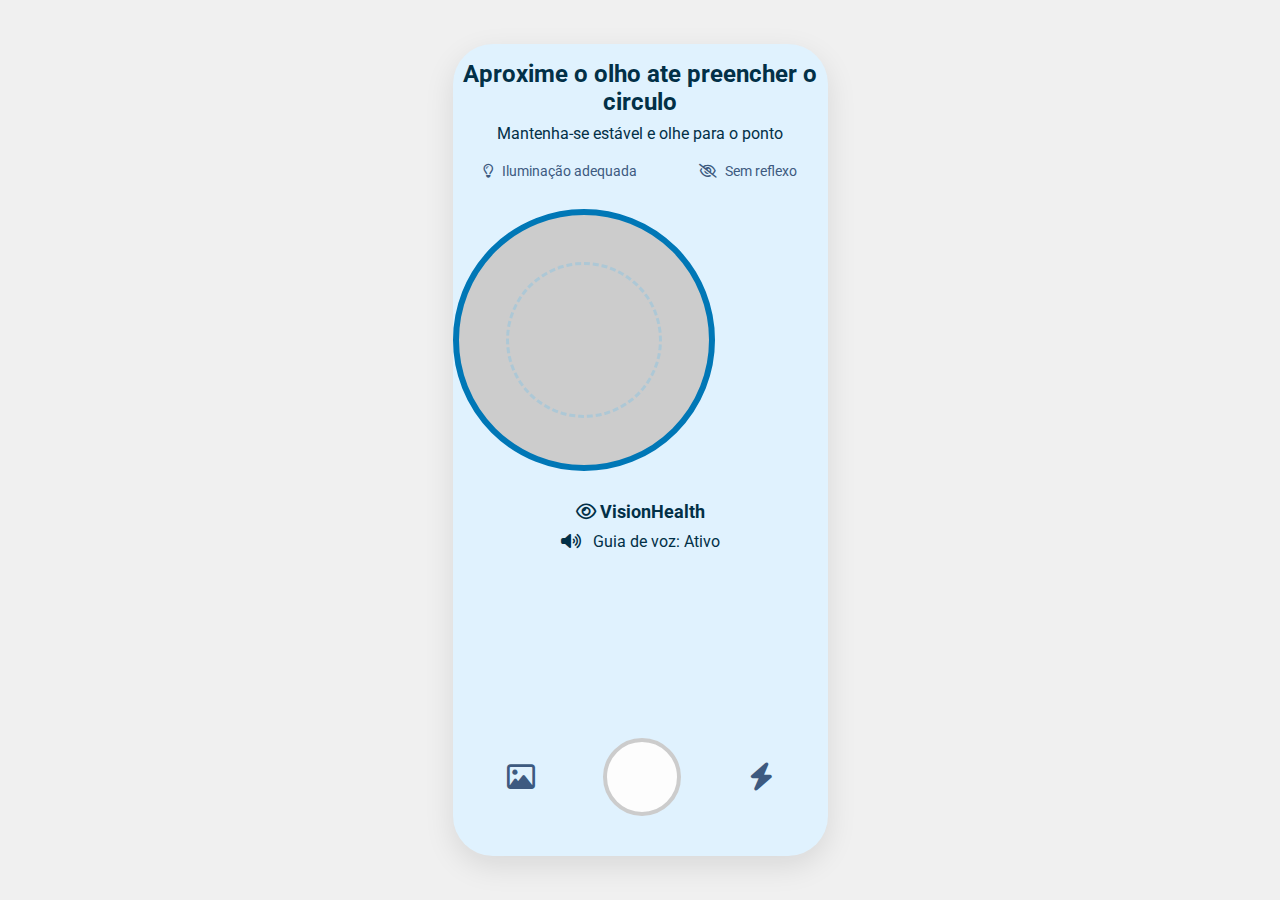
<file: index.html>
<!DOCTYPE html>
<html lang="pt-br">
<head>
    <meta charset="UTF-8">
    <meta name="viewport" content="width=device-width, initial-scale=1.0">
    <title>VisionHealth</title>
    <link rel="stylesheet" href="style.css">
    <link rel="stylesheet" href="https://cdnjs.cloudflare.com/ajax/libs/font-awesome/6.4.0/css/all.min.css">
</head>
<body>

    <div class="phone-container">
        
        <header class="instructions">
            <h1>Aproxime o olho ate preencher o circulo</h1>
            <p>Mantenha-se estável e olhe para o ponto</p>
        </header>

        <div class="info-icons">
            <div class="info-item">
                <i class="fa-regular fa-lightbulb"></i>
                <span>Iluminação adequada</span>
            </div>
            <div class="info-item">
                <i class="fa-regular fa-eye-slash"></i>
                <span>Sem reflexo</span>
            </div>
        </div>

        <div class="camera-frame">
            <div class="dotted-circle"></div>
            <video id="camera-feed" autoplay playsinline></video>
        </div>

        <div class="app-info">
            <div class="logo">
                <i class="fa-regular fa-eye"></i>
                <span>VisionHealth</span>
            </div>
            <div class="voice-guide">
                <i class="fa-solid fa-volume-high"></i>
                <span>Guia de voz: Ativo</span>
            </div>
        </div>
        
        <footer class="controls">
            <i class="fa-regular fa-image"></i>
            <div class="shutter-button"></div>
            <i class="fa-solid fa-bolt"></i>
        </footer>

    </div>

    <script src="script.js"></script>

</body>
</html>
</file>
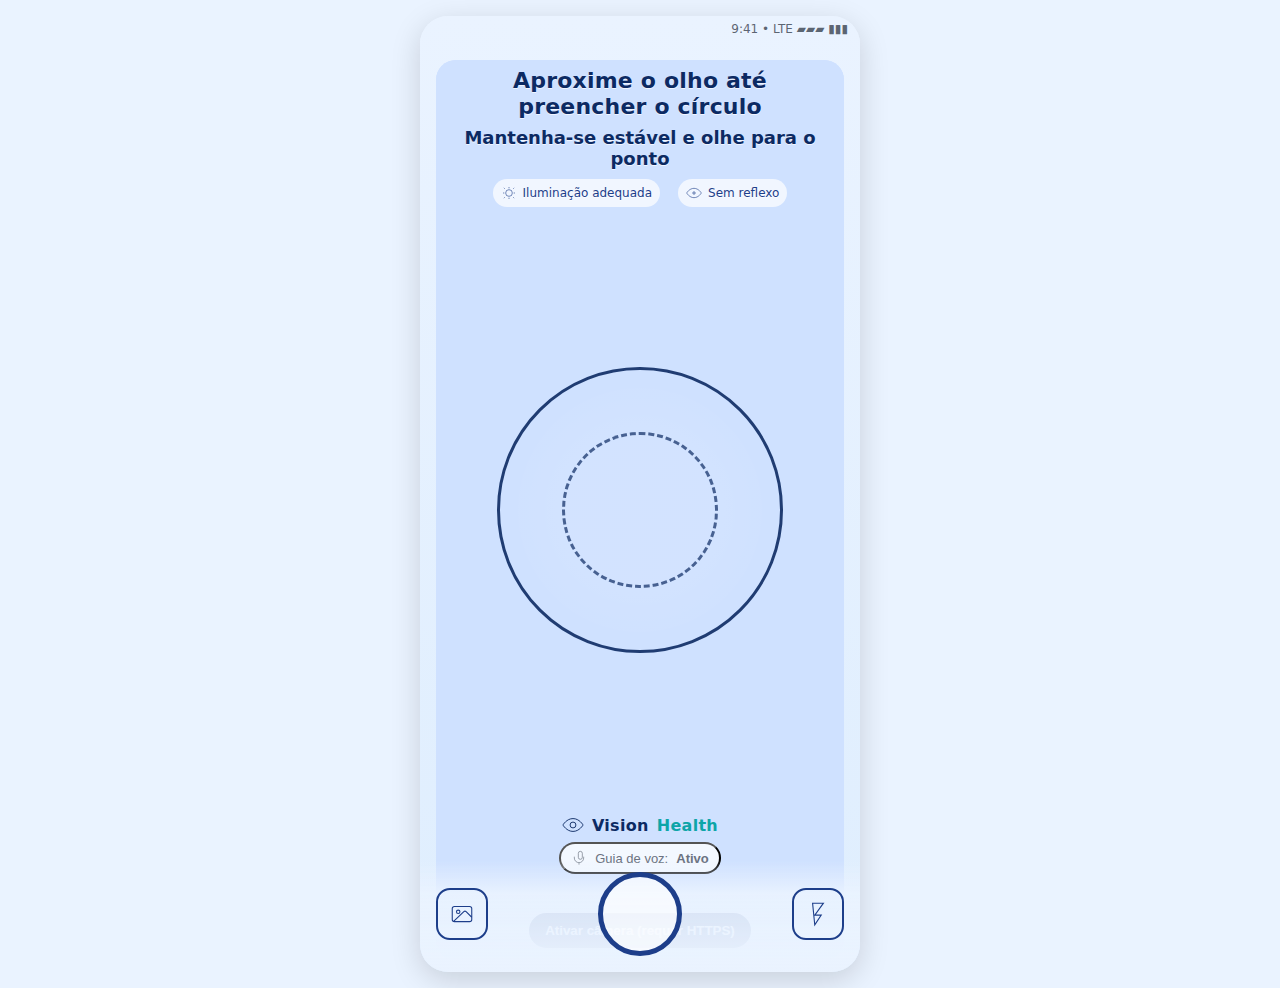
<file: visionhelath-captura.html>
<!DOCTYPE html>
<html lang="pt-BR">
<head>
<meta charset="utf-8" />
<meta name="viewport" content="width=device-width, initial-scale=1, viewport-fit=cover" />
<title>VisionHealth – Captura</title>
<style>
  :root{
    --bg:#eaf3ff;
    --ink:#0c2a63;
    --ink-2:#1d3e8a;
    --card:#ffffff;
    --ok:#1f9d55;
    --warn:#d97706;
    --accent:#0a63ff;
    --muted:#6b7280;
  }
  *{box-sizing:border-box}
  html,body{height:100%;margin:0;background:var(--bg);color:var(--ink);font-family:Inter,system-ui,-apple-system,Segoe UI,Roboto,Ubuntu,Arial,sans-serif}
  .app{
    min-height:100%;
    display:flex;align-items:center;justify-content:center;
    padding:16px;
  }
  /* moldura 440x956 (aprox) */
  .phone{
    width:min(440px, 100%);
    aspect-ratio:440/956;
    background:linear-gradient(180deg,#eaf3ff 0%, #dfeefe 100%);
    border-radius:28px;
    box-shadow:0 8px 30px rgba(0,0,0,.15);
    position:relative;
    overflow:hidden;
  }

  /* status bar fake */
  .status{
    position:absolute;inset:0 0 auto 0;height:26px;display:flex;align-items:center;justify-content:flex-end;
    padding:0 12px;color:#1f2937;font-size:12px;opacity:.7;
  }

  .content{
    position:absolute;inset:26px 0 0 0; /* abaixo da status */
    display:flex;flex-direction:column;align-items:center;gap:12px;
    padding:18px 16px 12px;
  }

  /* camera area */
  .camera-wrap{
    position:relative;
    width:100%;
    flex:1;
    border-radius:20px;
    overflow:hidden;
    background:#cfe1ff;
  }
  video#preview{
    position:absolute;inset:0;
    width:100%;height:100%;
    object-fit:cover;transform:scaleX(-1); /* selfie espelhada */
    background:#cfe1ff;
  }
  /* overlay */
  .overlay{
    position:absolute;inset:0;pointer-events:none;
    display:grid;place-items:center;
  }
  .circle-outer{
    width:min(70%, 340px);
    aspect-ratio:1/1;border-radius:50%;
    outline:3px solid rgba(12,42,99,.9);
    outline-offset:-3px;
    background:radial-gradient( circle at 50% 50%, rgba(255,255,255,.08) 0 35%, rgba(255,255,255,.02) 60%, transparent 61% );
  }
  .circle-inner{
    position:absolute;
    width:min(38%, 180px);aspect-ratio:1;border:3px dashed rgba(12,42,99,.7);border-radius:50%;
  }

  /* hints */
  .hints{
    position:absolute;top:8px;left:12px;right:12px;text-align:center;
    display:flex;flex-direction:column;gap:6px;text-shadow:0 1px 0 rgba(255,255,255,.7);
  }
  .h1{font-weight:800;font-size:22px;line-height:1.2;letter-spacing:.2px}
  .h2{font-weight:700;font-size:18px}
  .badges{display:flex;gap:18px;justify-content:center;margin-top:4px}
  .badge{display:inline-flex;gap:6px;align-items:center;font-size:12px;color:var(--ink-2);background:rgba(255,255,255,.7);padding:6px 8px;border-radius:999px}
  .badge svg{width:16px;height:16px;opacity:.9}

  /* brand + voice */
  .brand-voice{
    position:absolute;bottom:86px;left:0;right:0;
    display:flex;flex-direction:column;align-items:center;gap:6px;
  }
  .brand{display:flex;align-items:center;gap:8px;font-weight:800;letter-spacing:.3px}
  .brand span{color:#0ea5a8}
  .voice{display:flex;align-items:center;gap:8px;font-size:13px;color:var(--muted);background:rgba(255,255,255,.75);padding:6px 10px;border-radius:999px}

  /* controls bottom */
  .controls{
    position:absolute;inset:auto 0 0 0;display:flex;align-items:center;justify-content:space-between;gap:12px;
    padding:12px 16px 16px;background:linear-gradient(180deg, rgba(234,243,255,0) 0%, rgba(234,243,255,.9) 30%, rgba(234,243,255,1) 100%);
  }
  .btn{
    display:grid;place-items:center;width:52px;height:52px;border-radius:14px;border:2px solid var(--ink-2);background:transparent;color:var(--ink-2);cursor:pointer;
  }
  .btn:disabled{opacity:.45;cursor:not-allowed}
  .capture{
    width:84px;height:84px;border-radius:50%;border:5px solid var(--ink-2);background:rgba(255,255,255,.6);
  }
  .actions{
    position:absolute;inset:auto 0 12px 0;display:flex;justify-content:center;gap:12px;
  }
  .pill{
    border-radius:999px;border:2px solid var(--ink-2);padding:8px 14px;background:rgba(255,255,255,.8);backdrop-filter:blur(4px);
    font-weight:700;color:var(--ink-2);cursor:pointer
  }
  .pill.primary{background:var(--ink-2);color:white;border-color:var(--ink-2)}
  .hidden{display:none}

  /* output area */
  .shot{
    position:absolute;inset:26px 12px 120px 12px;border-radius:16px;overflow:hidden;background:#00000099;display:none;
    align-items:center;justify-content:center;
  }
  .shot canvas{max-width:100%;max-height:100%}
  .toast{
    position:absolute;left:50%;transform:translateX(-50%);bottom:112px;background:#111827;color:#fff;padding:8px 12px;border-radius:10px;font-size:13px;opacity:.95;display:none
  }

  /* small helpers */
  .sr{position:absolute !important;left:-9999px !important;top:auto !important;width:1px;height:1px;overflow:hidden}
</style>
</head>
<body>
  <div class="app">
    <div class="phone" id="phone">
      <div class="status">9:41 • LTE ▰▰▰ ▮▮▮</div>

      <div class="content">
        <div class="camera-wrap">
          <video id="preview" playsinline autoplay muted></video>

          <div class="overlay" aria-hidden="true">
            <div class="hints">
              <div class="h1">Aproxime o olho até preencher o círculo</div>
              <div class="h2">Mantenha-se estável e olhe para o ponto</div>
              <div class="badges">
                <div class="badge" id="lightBadge">
                  <svg viewBox="0 0 24 24" fill="none" stroke="currentColor"><path d="M12 3v2M12 19v2M4.22 4.22l1.42 1.42M18.36 18.36l1.42 1.42M3 12h2M19 12h2M4.22 19.78l1.42-1.42M18.36 5.64l1.42-1.42"/><circle cx="12" cy="12" r="5"/></svg>
                  Iluminação adequada
                </div>
                <div class="badge" id="glareBadge">
                  <svg viewBox="0 0 24 24" fill="none" stroke="currentColor"><path d="M1 12s4-7 11-7 11 7 11 7-4 7-11 7S1 12 1 12Z"/><path d="M12 9v6M9 12h6"/></svg>
                  Sem reflexo
                </div>
              </div>
            </div>

            <div class="circle-outer"></div>
            <div class="circle-inner"></div>

            <div class="brand-voice">
              <div class="brand">
                <svg width="22" height="22" viewBox="0 0 24 24" fill="none" stroke="currentColor"><path d="M1 12s4-7 11-7 11 7 11 7-4 7-11 7S1 12 1 12Z" /><circle cx="12" cy="12" r="3.2" /></svg>
                Vision<span>Health</span>
              </div>
              <button id="voiceBtn" class="voice" type="button" aria-pressed="true" title="Guia de voz">
                <svg viewBox="0 0 24 24" width="16" height="16" fill="none" stroke="currentColor"><path d="M11 5a3 3 0 0 1 6 0v6a3 3 0 0 1-6 0V5Z"/><path d="M19 10v2a7 7 0 0 1-14 0v-2"/><path d="M12 19v3"/></svg>
                Guia de voz: <strong id="voiceState">Ativo</strong>
              </button>
            </div>

            <div class="actions">
              <button id="startBtn" class="pill primary" type="button">Ativar câmera</button>
              <a id="downloadLink" class="pill hidden" download="captura-visionhealth.jpg">Baixar foto</a>
            </div>
          </div>

          <div id="shot" class="shot"><canvas id="photo"></canvas></div>
          <div id="toast" class="toast" role="status" aria-live="polite"></div>
        </div>

        <div class="controls" aria-label="Controles de captura">
          <label class="btn" title="Importar da galeria">
            <input id="fileInput" type="file" accept="image/*" class="sr">
            <!-- gallery icon -->
            <svg viewBox="0 0 24 24" width="26" height="26" fill="none" stroke="currentColor">
              <rect x="3" y="5" width="18" height="14" rx="2"/><circle cx="8.5" cy="10" r="1.6"/>
              <path d="M21 15l-5.2-5.2a1.5 1.5 0 0 0-2.1 0L4 19"/>
            </svg>
          </label>

          <button id="captureBtn" class="capture" type="button" title="Capturar foto"></button>

          <button id="torchBtn" class="btn" type="button" title="Flash (torch)">
            <svg viewBox="0 0 24 24" width="26" height="26" fill="none" stroke="currentColor">
              <path d="M7 2h10L9 13h6l-6 9z"/>
            </svg>
          </button>
        </div>
      </div>
    </div>
  </div>

<script>
(() => {
  const preview = document.getElementById('preview');
  const captureBtn = document.getElementById('captureBtn');
  const startBtn = document.getElementById('startBtn');
  const voiceBtn = document.getElementById('voiceBtn');
  const voiceState = document.getElementById('voiceState');
  const fileInput = document.getElementById('fileInput');
  const torchBtn = document.getElementById('torchBtn');
  const photoCanvas = document.getElementById('photo');
  const shot = document.getElementById('shot');
  const toast = document.getElementById('toast');
  const downloadLink = document.getElementById('downloadLink');

  let stream = null;
  let track = null;
  let imageCapture = null;
  let torchOn = false;
  let voiceOn = true;

  // Speaks a short instruction
  function speak(text){
    if(!voiceOn) return;
    try{
      const utter = new SpeechSynthesisUtterance(text);
      utter.lang = 'pt-BR';
      utter.rate = 1;
      window.speechSynthesis.cancel();
      window.speechSynthesis.speak(utter);
    }catch(e){}
  }

  function tip(msg, ms=1800){
    toast.textContent = msg;
    toast.style.display = 'block';
    setTimeout(()=> toast.style.display='none', ms);
  }

  async function startCamera(){
    try{
      // Prefer selfie camera
      stream = await navigator.mediaDevices.getUserMedia({
        video: {
          facingMode: { ideal: 'user' },
          width: { ideal: 1280 },
          height: { ideal: 720 }
        },
        audio: false
      });
      preview.srcObject = stream;
      track = stream.getVideoTracks()[0];

      if ('ImageCapture' in window) {
        try { imageCapture = new ImageCapture(track); } catch {}
      }
      // torch availability
      const caps = track.getCapabilities ? track.getCapabilities() : {};
      const torchAvailable = caps && 'torch' in caps;
      torchBtn.disabled = !torchAvailable;
      if(!torchAvailable){
        torchBtn.title = "Flash não suportado neste dispositivo";
      }

      startBtn.classList.add('hidden');
      speak('A câmera foi ativada. Aproxime o olho até preencher o círculo e mantenha-se estável.');
    }catch(err){
      console.error(err);
      tip('Permita o acesso à câmera para continuar.');
    }
  }

  async function toggleTorch(){
    if(!track) return;
    const caps = track.getCapabilities ? track.getCapabilities() : {};
    if(!('torch' in caps)) return;
    try{
      torchOn = !torchOn;
      await track.applyConstraints({ advanced: [{ torch: torchOn }] });
      tip(torchOn ? 'Flash ligado' : 'Flash desligado');
    }catch(e){
      tip('Não foi possível alterar o flash.');
    }
  }

  function captureFrame(){
    if(!stream){ tip('Ative a câmera primeiro.'); return; }
    const w = preview.videoWidth || 1280;
    const h = preview.videoHeight || 720;
    // recorta em quadrado central para parecer com o círculo
    const size = Math.min(w, h);
    const sx = (w - size)/2;
    const sy = (h - size)/2;

    photoCanvas.width = size;
    photoCanvas.height = size;
    const ctx = photoCanvas.getContext('2d');
    ctx.save();
    // desenha espelhado (como preview)
    ctx.translate(size, 0);
    ctx.scale(-1, 1);
    ctx.drawImage(preview, sx, sy, size, size, 0, 0, size, size);
    ctx.restore();

    shot.style.display = 'flex';
    downloadLink.classList.remove('hidden');
    downloadLink.href = photoCanvas.toDataURL('image/jpeg', 0.92);

    speak('Foto capturada. Você pode baixar a imagem ou tentar novamente.');
  }

  function hideShot(){
    shot.style.display = 'none';
    downloadLink.classList.add('hidden');
  }

  // gallery import
  fileInput.addEventListener('change', async (e)=>{
    const file = e.target.files?.[0];
    if(!file) return;
    const bmp = await createImageBitmap(file);
    const side = Math.min(bmp.width, bmp.height);
    photoCanvas.width = side; photoCanvas.height = side;
    const ctx = photoCanvas.getContext('2d');
    ctx.drawImage(bmp, (bmp.width-side)/2, (bmp.height-side)/2, side, side, 0, 0, side, side);
    shot.style.display = 'flex';
    downloadLink.classList.remove('hidden');
    downloadLink.href = photoCanvas.toDataURL('image/jpeg', 0.92);
    tip('Imagem carregada da galeria.');
  });

  // interactions
  startBtn.addEventListener('click', startCamera);
  captureBtn.addEventListener('click', captureFrame);
  torchBtn.addEventListener('click', toggleTorch);
  voiceBtn.addEventListener('click', ()=>{
    voiceOn = !voiceOn;
    voiceState.textContent = voiceOn ? 'Ativo' : 'Inativo';
    voiceBtn.setAttribute('aria-pressed', String(voiceOn));
    tip(`Guia de voz ${voiceOn ? 'ativado' : 'desativado'}`);
  });
  shot.addEventListener('click', hideShot);

  // polite hint
  if(!('mediaDevices' in navigator)){
    tip('Navegador não suporta câmera.');
  } else {
    // Em iOS/Android a câmera só inicia após gesto; mostramos botão
    if (location.protocol === 'https:' || location.hostname === 'localhost'){
      // opcional: tentar iniciar; se falhar, usuário clica no botão
      // startCamera(); // descomente se quiser tentar automaticamente
    } else {
      startBtn.textContent = 'Ativar câmera (requer HTTPS)';
    }
  }
})();
</script>
</body>
</html>
</file>
<file: style.css>
/* Importando uma fonte do Google */
@import url('https://fonts.googleapis.com/css2?family=Roboto:wght@400;700&display=swap');

/* Configurações gerais */
body {
    display: flex;
    justify-content: center;
    align-items: center;
    min-height: 100vh;
    background-color: #f0f0f0;
    font-family: 'Roboto', sans-serif;
    margin: 0;
}

/* Container principal que simula a tela */
.phone-container {
    width: 375px;
    height: 812px;
    background-color: #e0f2fe;
    border-radius: 40px;
    box-shadow: 0 10px 30px rgba(0, 0, 0, 0.1);
    position: relative; /* Essencial para o posicionamento das telas internas */
    overflow: hidden;
}

/* Conteúdo da Câmera */
.camera-content {
    display: flex;
    flex-direction: column;
    align-items: center;
    padding: 40px 20px;
    box-sizing: border-box;
    width: 100%;
    height: 100%;
}


/* --- ESTILOS DAS TELAS DE SOBREPOSIÇÃO --- */
.loading-screen, .complete-screen {
    position: absolute; /* Posiciona sobre o conteúdo normal */
    top: 0;
    left: 0;
    width: 100%; /* Ocupa 100% da largura do phone-container */
    height: 100%; /* Ocupa 100% da altura do phone-container */
    background-color: #e0f2fe;
    padding: 20px;
    box-sizing: border-box;
    
    /* --- GARANTIA DE CENTRALIZAÇÃO --- */
    display: none; /* Começa oculto */
    flex-direction: column;
    justify-content: center; /* Centraliza verticalmente */
    align-items: center;     /* Centraliza horizontalmente */
    text-align: center;
}

.loading-screen.active, .complete-screen.active {
    display: flex; /* Torna a tela visível e ativa a centralização */
}

.screen-logo { width: 300px; margin-bottom: 24px; }
.loading-screen p, .complete-screen p { font-size: 20px; line-height: 1.5; margin-bottom: 15px; max-width: 85%; }
.loading-screen .subtitle, .complete-screen .subtitle { font-size: 16px; color: #3d5a80; }
.complete-screen h1 { font-size: 28px; color: #0077b6; margin-bottom: 8px; }
.restart-button { margin-top: 30px; padding: 12px 24px; font-size: 16px; font-weight: bold; background-color: #0077b6; color: white; border: none; border-radius: 25px; cursor: pointer; transition: background-color 0.3s; }
.restart-button:hover { background-color: #023047; }


/* --- ESTILOS DA INTERFACE DA CÂMERA --- */
.instructions { text-align: center; color: #023047; }
.instructions h1 { font-size: 24px; margin-bottom: 8px; }
.instructions p { font-size: 16px; margin-top: 0; }
.info-icons { display: flex; justify-content: space-around; width: 100%; margin: 20px 0; color: #3d5a80; }
.info-item { display: flex; align-items: center; font-size: 14px; }
.info-item i { margin-right: 8px; }
.camera-frame { width: 250px; height: 250px; border: 6px solid #0077b6; border-radius: 50%; display: flex; justify-content: center; align-items: center; position: relative; background-color: #ccc; overflow: hidden; margin-top: 30px; }
#camera-feed { width: 100%; height: 100%; object-fit: cover; transform: scaleX(-1); }
.dotted-circle { width: 60%; height: 60%; border: 3px dashed #adc8d6; border-radius: 50%; position: absolute; }
.app-info { width: 100%; text-align: center; margin-top: 30px; color: #023047; }
.logo { font-size: 18px; font-weight: bold; margin-bottom: 10px; }
.voice-guide i { margin-right: 8px; }
.controls { position: absolute; bottom: 40px; width: 100%; display: flex; justify-content: space-around; align-items: center; padding: 0 20px; box-sizing: border-box; }
.controls i { font-size: 28px; color: #3d5a80; }
.shutter-button { width: 70px; height: 70px; background-color: #fdfdfd; border-radius: 50%; border: 4px solid #ccc; cursor: pointer; }
</file>
